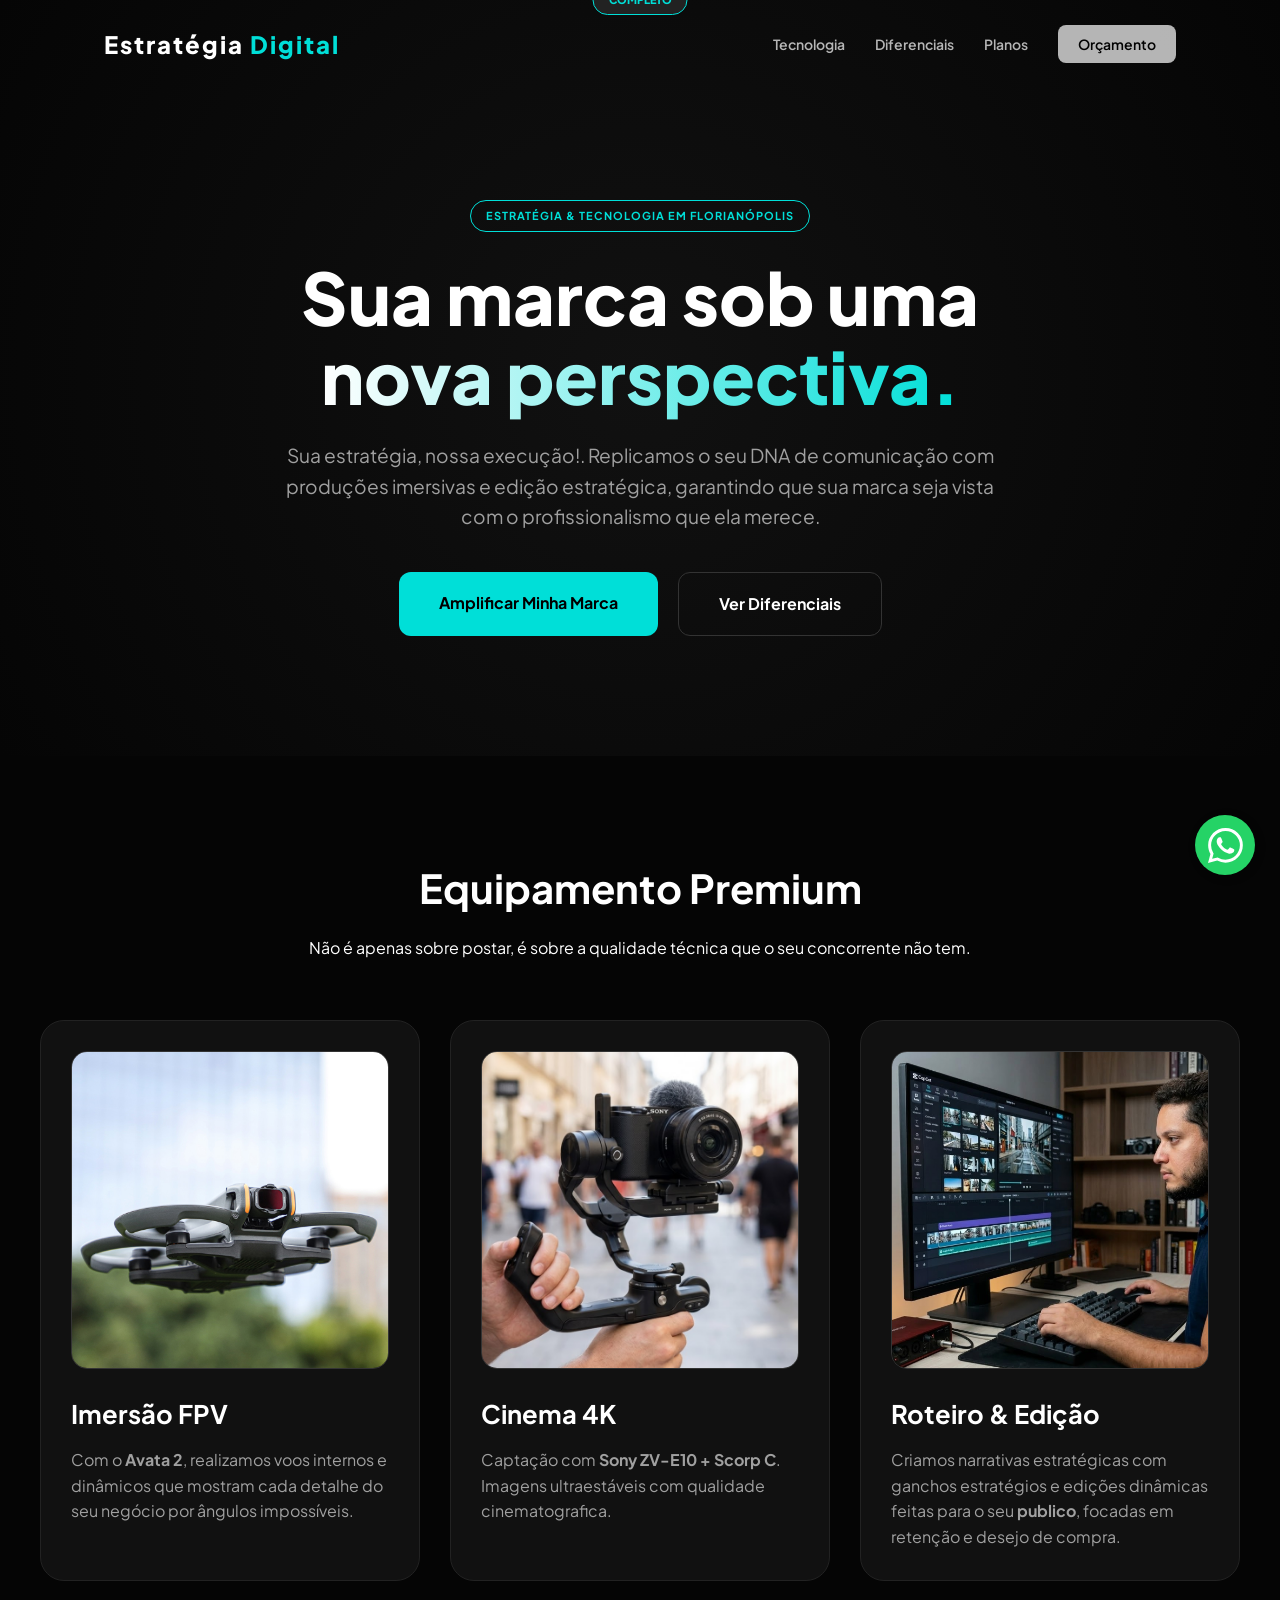
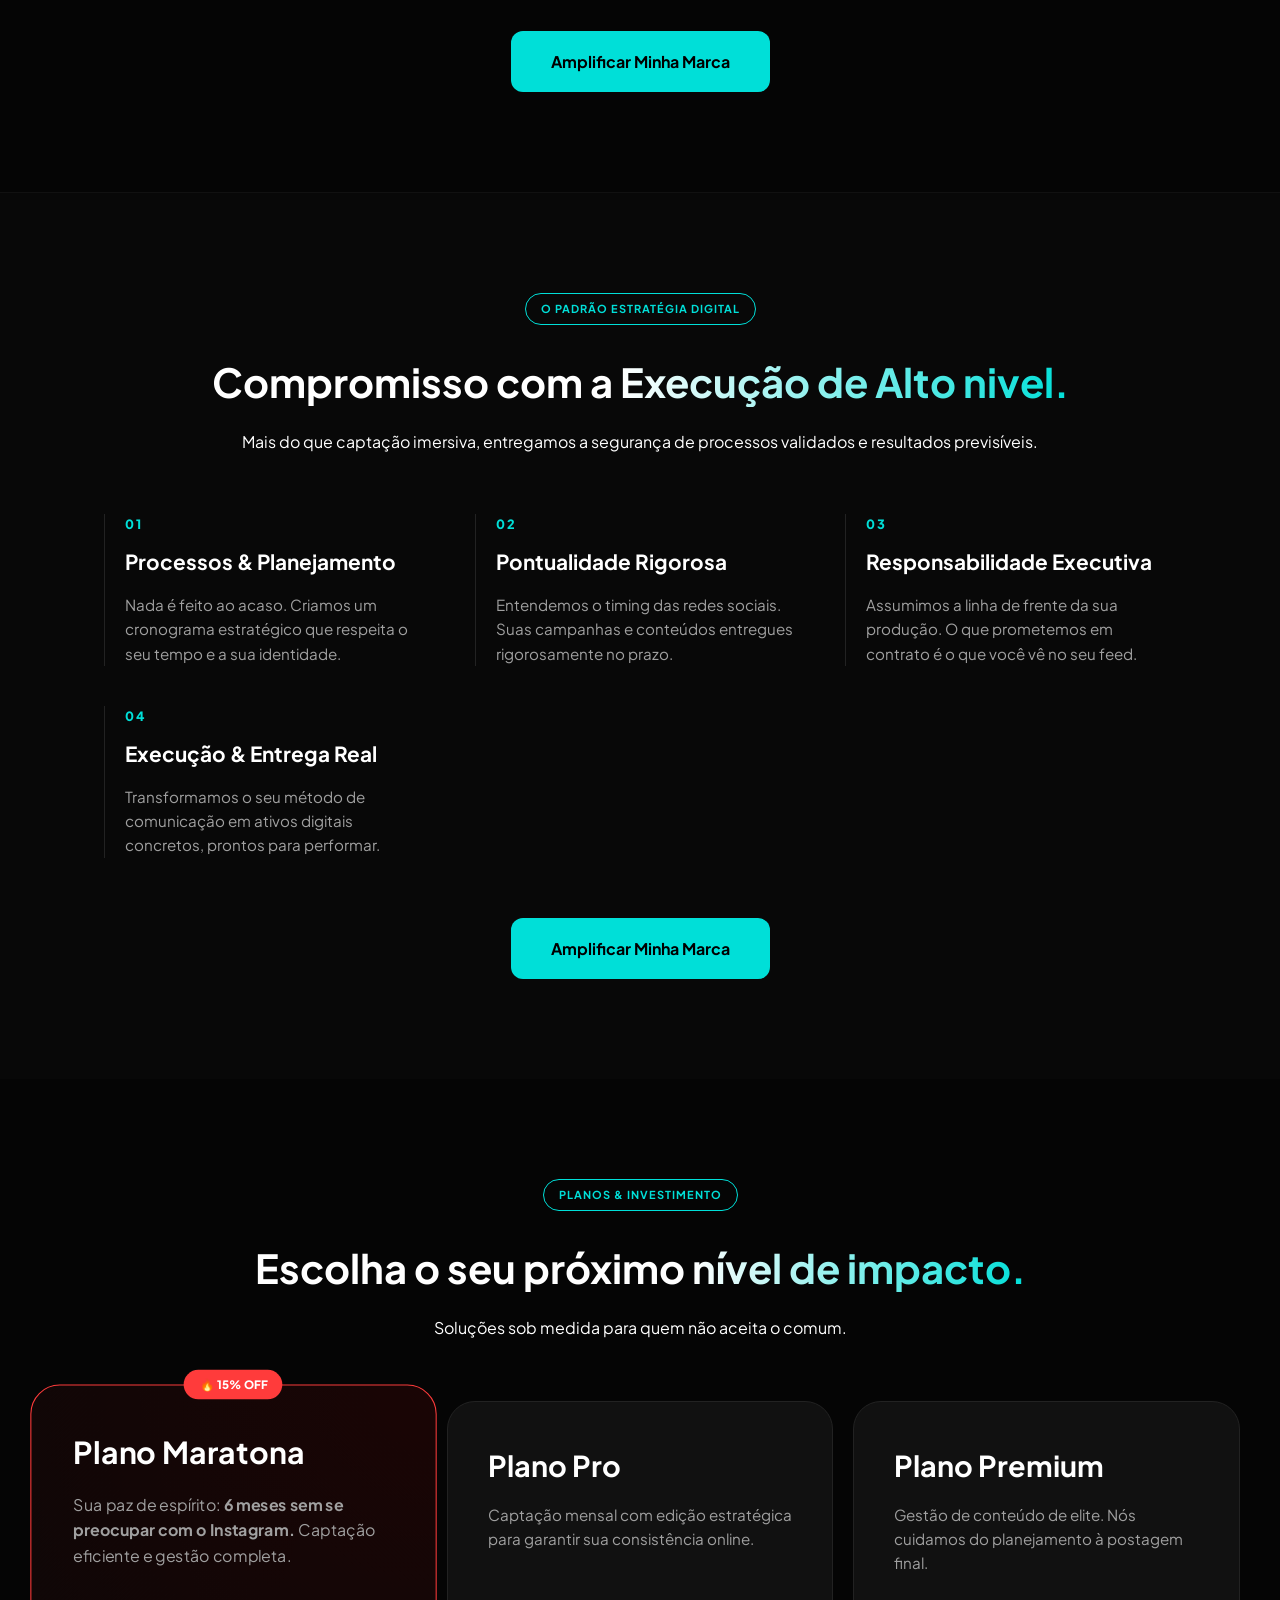
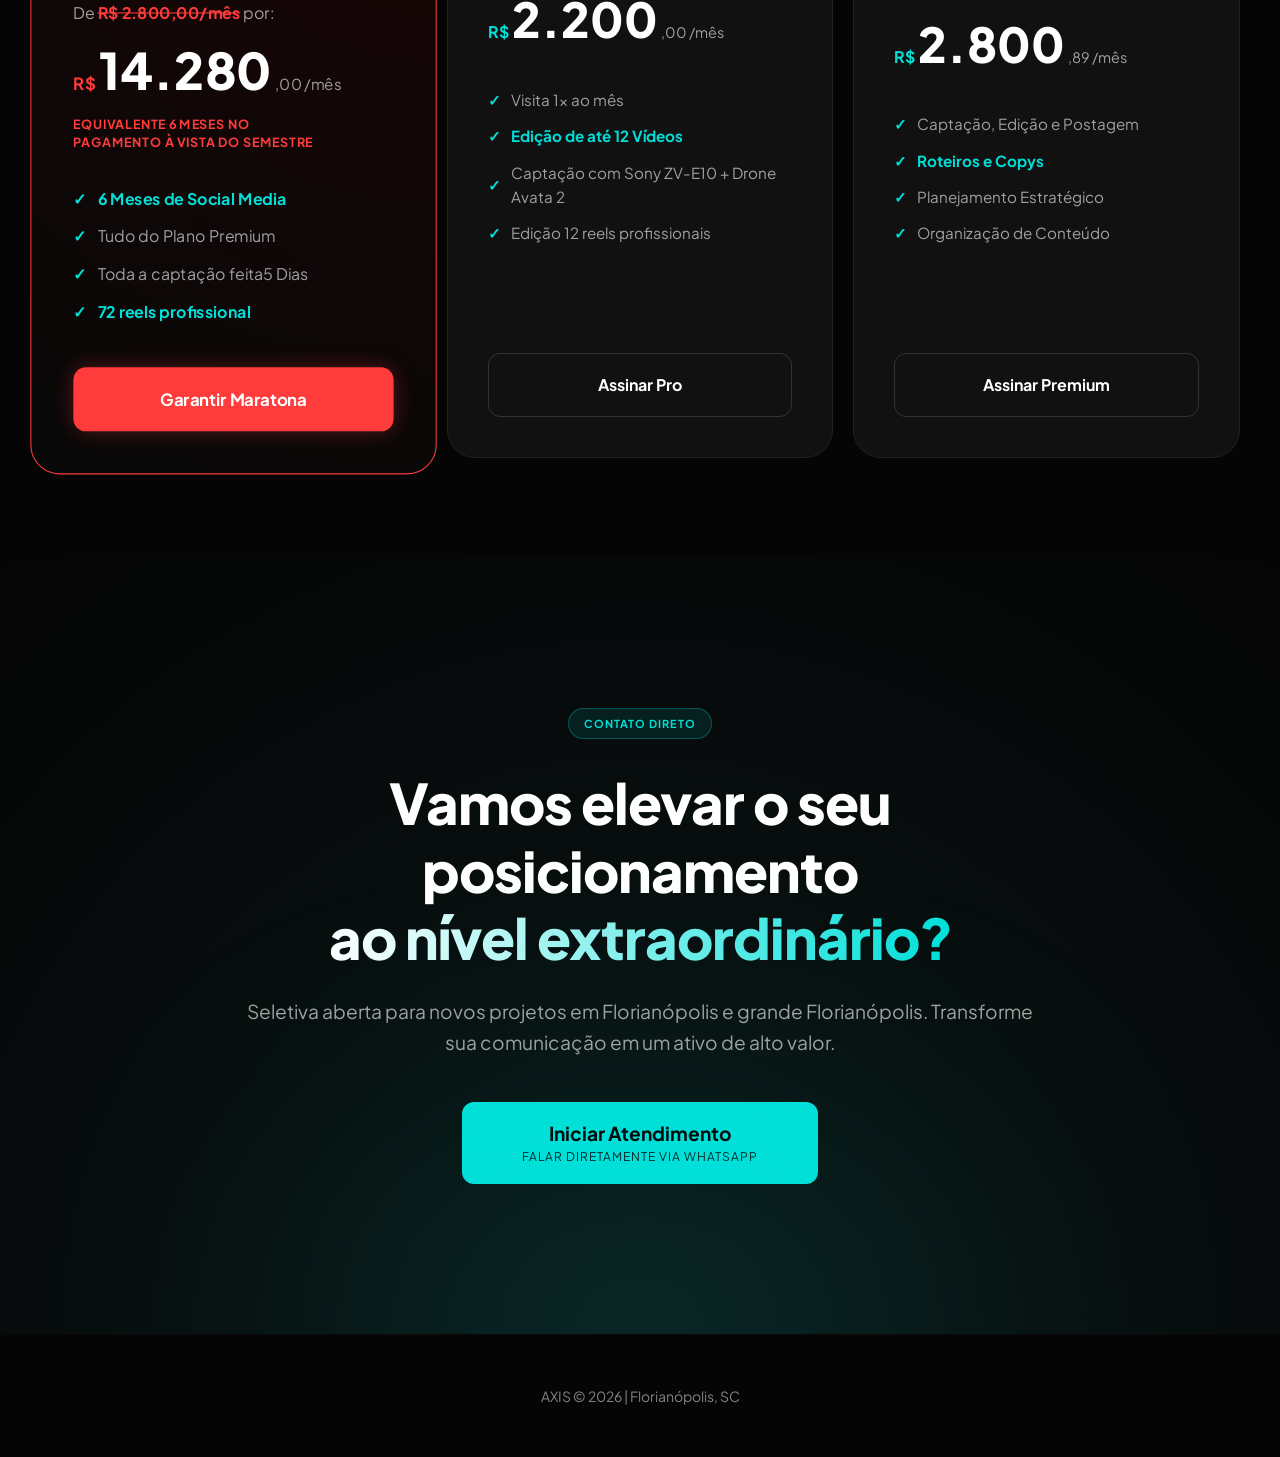
<file: index.html>
<!DOCTYPE html>
<html lang="pt-br">

<head>
    <meta charset="UTF-8">
    <meta name="viewport" content="width=device-width, initial-scale=1.0">
    <link rel="icon" type="image/x-icon" href="imagens/favicoin.PNG">
    <link rel="icon" type="image/png" sizes="32x32" href="favicon-32x32.png">
    <link rel="icon" type="image/png" sizes="16x16" href="favicon-16x16.png">

    <link rel="apple-touch-icon" sizes="180x180" href="apple-touch-icon.png">

    <link rel="manifest" href="site.webmanifest">
    <title>Estratégia Digital | Social Media & Produção Imersiva Floripa</title>
    <link rel="stylesheet" href="style.css">
    <link href="https://fonts.googleapis.com/css2?family=Plus+Jakarta+Sans:wght@400;600;800&display=swap"
        rel="stylesheet">
        <style>
.btn-whatsapp-flutuante {
    position: fixed;
    bottom: 25px; /* Distância da parte de baixo */
    right: 25px; /* Distância da direita */
    width: 60px;
    height: 60px;
    background-color: #25d366; /* Cor verde oficial do WhatsApp */
    color: white;
    border-radius: 50%; /* Deixa o botão redondo */
    display: flex;
    align-items: center;
    justify-content: center;
    box-shadow: 2px 2px 10px rgba(0, 0, 0, 0.2);
    z-index: 1000; /* Garante que fique acima dos outros elementos */
    transition: transform 0.3s ease, background-color 0.3s ease;
    text-decoration: none;
}

.btn-whatsapp-flutuante:hover {
    background-color: #1ebe5d;
    transform: scale(1.1); /* Dá um pequeno zoom ao passar o mouse */
    color: white;
}
</style>
    <script>
        !function (f, b, e, v, n, t, s) {
            if (f.fbq) return; n = f.fbq = function () {
                n.callMethod ?
                    n.callMethod.apply(n, arguments) : n.queue.push(arguments)
            };
            if (!f._fbq) f._fbq = n; n.push = n; n.loaded = !0; n.version = '2.0';
            n.queue = []; t = b.createElement(e); t.async = !0;
            t.src = v; s = b.getElementsByTagName(e)[0];
            s.parentNode.insertBefore(t, s)
        }(window, document, 'script',
            'https://connect.facebook.net/en_US/fbevents.js');
        fbq('init', '882979604609252');
        fbq('track', 'PageView');
    </script>
    <noscript><img height="1" width="1" style="display:none"
            src="https://www.facebook.com/tr?id=882979604609252&ev=PageView&noscript=1" /></noscript>
    </head>

<body>
    <a href="https://wa.me/5548996109220?text=Ol%C3%A1%20vim%20do%20site%20e%20gostaria%20de%20um%20or%C3%A7amento%20personalizado" 
   target="_blank" 
   class="btn-whatsapp-flutuante">
    <svg xmlns="http://www.w3.org/2000/svg" width="35" height="35" fill="currentColor" viewBox="0 0 16 16">
        <path d="M13.601 2.326A7.854 7.854 0 0 0 7.994 0C3.627 0 .068 3.558.064 7.926c0 1.399.366 2.76 1.057 3.965L0 16l4.204-1.102a7.933 7.933 0 0 0 3.79.965h.004c4.368 0 7.926-3.558 7.93-7.93A7.898 7.898 0 0 0 13.6 2.326zM7.994 14.521a6.573 6.573 0 0 1-3.356-.92l-.24-.144-2.494.654.666-2.433-.156-.251a6.56 6.56 0 0 1-1.007-3.505c0-3.626 2.957-6.584 6.591-6.584a6.56 6.56 0 0 1 4.66 1.931 6.557 6.557 0 0 1 1.928 4.66c-.004 3.639-2.961 6.592-6.592 6.592zm3.615-4.934c-.197-.099-1.17-.578-1.353-.646-.182-.065-.315-.099-.445.099-.133.197-.513.646-.627.775-.114.133-.232.148-.43.05-.197-.1-.836-.308-1.592-.985-.59-.525-.985-1.175-1.103-1.372-.114-.198-.011-.304.088-.403.087-.088.197-.232.296-.346.1-.114.133-.198.198-.33.065-.134.034-.248-.015-.347-.05-.099-.445-1.076-.612-1.47-.16-.389-.323-.335-.445-.34-.114-.004-.247-.007-.38-.007a.729.729 0 0 0-.529.247c-.182.198-.691.677-.691 1.654 0 .977.71 1.916.81 2.049.098.133 1.394 2.132 3.383 2.992.47.205.84.326 1.129.418.475.152.904.129 1.246.08.38-.058 1.171-.48 1.338-.943.164-.464.164-.86.114-.943-.049-.084-.182-.133-.38-.232z"/>
    </svg>
</a>

    <header id="header">
        <nav class="container">
            <div class="logo">Estratégia<span> Digital</span></div>
            <ul class="nav-links">
                <li><a href="#tecnologia">Tecnologia</a></li>
                <li><a href="#execucao-elite">Diferenciais</a></li>
                <li><a href="#investimento">Planos</a></li>
                <li><a href="https://wa.me/SEUNUMERO" target="_blank" class="btn-nav">Orçamento</a></li>
            </ul>
        </nav>
    </header>

    <main>
        <section class="hero">
            <div class="container">
                <div class="badge">Estratégia & Tecnologia em Florianópolis</div>
                <h1>Sua marca sob uma <br><span class="gradient-text">nova perspectiva.</span></h1>
                <p>Sua estratégia, nossa execução!. Replicamos o seu DNA de comunicação com produções imersivas
                    e edição estratégica, garantindo que sua marca seja vista com o profissionalismo que ela merece.</p>
                <div class="hero-btns">
                    <a href="https://wa.me/5548996109220?text=Ol%C3%A1%2C%20gostaria%20de%20conhecer%20melhor%20seus%20servi%C3%A7os%20de%20social%20media.%20Poderia%20me%20enviar%20mais%20informa%C3%A7%C3%B5es%3F" target="_blank"
                        class="btn-main">Amplificar Minha Marca</a>
                    <a href="#execucao-elite" class="btn-outline">Ver Diferenciais</a>
                </div>
            </div>
        </section>


        <section id="tecnologia" class="tech-specs container">
            <div class="section-header">
                <h2>Equipamento Premium</h2>
                <p>Não é apenas sobre postar, é sobre a qualidade técnica que o seu concorrente não tem.</p>
            </div>
            <div class="grid-tech">
                <div class="tech-card">
                    <div class="card-image">
                        <img src="imagens/avata.jpg" alt="Drone DJI Avata 2">
                    </div>
                    <h3>Imersão FPV</h3>
                    <p>Com o <strong>Avata 2</strong>, realizamos voos internos e dinâmicos que mostram cada detalhe do
                        seu negócio por ângulos impossíveis.</p>
                </div>

                <div class="tech-card">
                    <div class="card-image">
                        <img src="imagens/kit.PNG" alt="Sony ZV-E10 com Gimbal">
                    </div>
                    <h3>Cinema 4K</h3>
                    <p>Captação com <strong>Sony ZV-E10 + Scorp C</strong>. Imagens ultraestáveis com qualidade cinematografica.</p>
                </div>

                <div class="tech-card">
                    <div class="card-image">
                        <img src="imagens/edicao.PNG" alt="Edição de vídeo profissional">
                    </div>
                    <h3>Roteiro & Edição</h3>
                    <p>Criamos narrativas estratégicas com ganchos estratégios e edições dinâmicas feitas para o seu
                        <strong>publico</strong>, focadas em retenção e desejo de compra.
                    </p>
                </div>
            </div>
            
            <div style="text-align: center; margin-top: 50px;">
                <a href="https://wa.me/5548996109220?text=Ol%C3%A1%2C%20gostaria%20de%20conhecer%20melhor%20seus%20servi%C3%A7os%20de%20social%20media.%20Poderia%20me%20enviar%20mais%20informa%C3%A7%C3%B5es%3F" target="_blank" class="btn-main">Amplificar Minha Marca</a>
            </div>
            
        </section>

        <section id="execucao-elite" class="differentials">
            <div class="container">
                <div class="section-header">
                    <span class="badge">O Padrão Estratégia Digital</span>
                    <h2>Compromisso com a <span class="gradient-text">Execução de Alto nivel.</span></h2>
                    <p>Mais do que captação imersiva, entregamos a segurança de processos validados e resultados
                        previsíveis.</p>
                </div>

                <div class="grid-diff">
                    <div class="diff-item">
                        <span class="number">01</span>
                        <h4>Processos & Planejamento</h4>
                        <p>Nada é feito ao acaso. Criamos um cronograma estratégico que respeita o seu tempo e a sua
                            identidade.</p>
                    </div>
                    <div class="diff-item">
                        <span class="number">02</span>
                        <h4>Pontualidade Rigorosa</h4>
                        <p>Entendemos o timing das redes sociais. Suas campanhas e conteúdos entregues rigorosamente no
                            prazo.</p>
                    </div>
                    <div class="diff-item">
                        <span class="number">03</span>
                        <h4>Responsabilidade Executiva</h4>
                        <p>Assumimos a linha de frente da sua produção. O que prometemos em contrato é o que você vê no
                            seu feed.</p>
                    </div>
                    <div class="diff-item">
                        <span class="number">04</span>
                        <h4>Execução & Entrega Real</h4>
                        <p>Transformamos o seu método de comunicação em ativos digitais concretos, prontos para
                            performar.</p>
                    </div>
                </div>

                <div style="text-align: center; margin-top: 60px;">
                    <a href="https://wa.me/5548996109220?text=Ol%C3%A1%2C%20gostaria%20de%20conhecer%20melhor%20seus%20servi%C3%A7os%20de%20social%20media.%20Poderia%20me%20enviar%20mais%20informa%C3%A7%C3%B5es%3F" target="_blank" class="btn-main">Amplificar Minha Marca</a>
                </div>

            </div>
        </section>

        <section id="investimento" class="pricing container">
            <div class="section-header">
                <span class="badge">Planos & Investimento</span>
                <h2>Escolha o seu próximo <span class="gradient-text">nível de impacto.</span></h2>
                <p>Soluções sob medida para quem não aceita o comum.</p>
            </div>

            <div class="grid-pricing" style="grid-template-columns: repeat(auto-fit, minmax(260px, 1fr)); gap: 20px;">
                
                <div class="price-card featured" style="border-color: #ff3b3b; background: radial-gradient(circle at top right, #1a0505, #080808); transform: scale(1.05); z-index: 20;">
                    <div class="price-content">
                        <span class="pop-tag" style="background: #ff3b3b; color: #fff;">🔥 15% OFF</span>
                        <h3>Plano Maratona</h3>
                        <p>Sua paz de espírito: <strong>6 meses sem se preocupar com o Instagram.</strong> Captação eficiente e gestão completa.</p>
                        <div class="value">
                            <div style="font-size: 0.95rem; color: #a0a0a0; margin-bottom: 5px;">De <del style="color: #ff3b3b; font-weight: bold;">R$ 2.800,00/mês</del> por:</div>
                            <span class="currency" style="color: #ff3b3b;">R$</span>
                            <span class="amount">14.280</span>
                            <span class="period">,00 /mês<br>
                            <span style="color: #ff3b3b; font-weight: 700; text-transform: uppercase; font-size: 0.75rem; letter-spacing: 0.5px; line-height: 1.4; display: inline-block; margin-top: 5px;">Equivalente 6 meses no <br>pagamento à vista do semestre</span></span>
                        </div>
                        <ul class="price-list">
                            <li><strong>6 Meses de Social Media</strong></li>
                            <li>Tudo do Plano Premium</li>
                            <li>Toda a captação feita <em></em> 5 Dias</li>
                            <li><strong>72 reels profissional</strong></li>
                        </ul>
                    </div>
                    <a href="https://wa.me/5548996109220?text=Ol%C3%A1!%20Gostaria%20de%20garantir%20o%20Plano%20Maratona%20com%20desconto%20%C3%A0%20vista."
                        target="_blank" class="btn-main full" style="background: #ff3b3b; color: white; box-shadow: 0 0 20px rgba(255, 59, 59, 0.3);">Garantir Maratona</a>
                </div>

                <div class="price-card">
                    <div class="price-content">
                        <h3>Plano Pro</h3>
                        <p>Captação mensal com edição estratégica para garantir sua consistência online.</p>
                        <div class="value">
                            <span class="currency">R$</span>
                            <span class="amount">2.200</span>
                            <span class="period">,00 /mês</span>
                        </div>
                        <ul class="price-list">
                            <li>Visita 1x ao mês</li>
                            <li><strong>Edição de até 12 Vídeos</strong></li>
                            <li>Captação com Sony ZV-E10 + Drone Avata 2</li>
                            <li>Edição 12 reels profissionais</li>
                        </ul>
                    </div>
                    <a href="https://wa.me/5548996109220?text=Ol%C3%A1!%20Tenho%20interesse%20no%20Plano%20Pro,%20gostaria%20de%20mais%20informa%C3%A7%C3%B5es."
                        target="_blank" class="btn-outline full">Assinar Pro</a>
                </div>

                <div class="price-card">
                    <div class="price-content">
                        <span class="pop-tag" style="background: #222; color: #00dfd8; border: 1px solid #00dfd8;">Completo</span>
                        <h3>Plano Premium</h3>
                        <p>Gestão de conteúdo de elite. Nós cuidamos do planejamento à postagem final.</p>
                        <div class="value">
                            <span class="currency">R$</span>
                            <span class="amount">2.800</span>
                            <span class="period">,89 /mês</span>
                        </div>
                        <ul class="price-list">
                            <li>Captação, Edição e Postagem</li>
                            <li><strong>Roteiros e Copys</strong></li>
                            <li>Planejamento Estratégico</li>
                            <li>Organização de Conteúdo</li>
                        </ul>
                    </div>
                    <a href="https://wa.me/5548996109220?text=Ol%C3%A1!%20Gostaria%20de%20adquirir%20o%20Plano%20Premium,%20pode%20me%20passar%20os%20detalhes?"
                        target="_blank" class="btn-outline full">Assinar Premium</a>
                </div>

            </div>
        </section>

        <section class="cta-final">
            <div class="container">
                <div class="cta-content">
                    <span class="badge">Contato Direto</span>
                    <h2>Vamos elevar o seu posicionamento <br><span class="gradient-text">ao nível
                            extraordinário?</span></h2>
                    <p>Seletiva aberta para novos projetos em Florianópolis e grande Florianópolis. Transforme sua
                        comunicação em um ativo de alto valor.</p>

                    <div class="cta-actions">
                        <a href="https://wa.me/5548996109220?text=Ol%C3%A1!%20Gostaria%20de%20iniciar%20um%20plano%20personalizado%20e%20saber%20como%20funciona."
                            target="_blank" class="btn-main large">
                            <span class="btn-text">Iniciar Atendimento</span>
                            <span class="btn-subtext">Falar diretamente via WhatsApp</span>
                        </a>
                    </div>
                </div>
            </div>
        </section>
    </main>

    <footer>
        <div class="container">
            <p>AXIS &copy; 2026 | Florianópolis, SC</p>
        </div>
    </footer>

    <script src="script.js"></script>
</body>

</html>
</file>
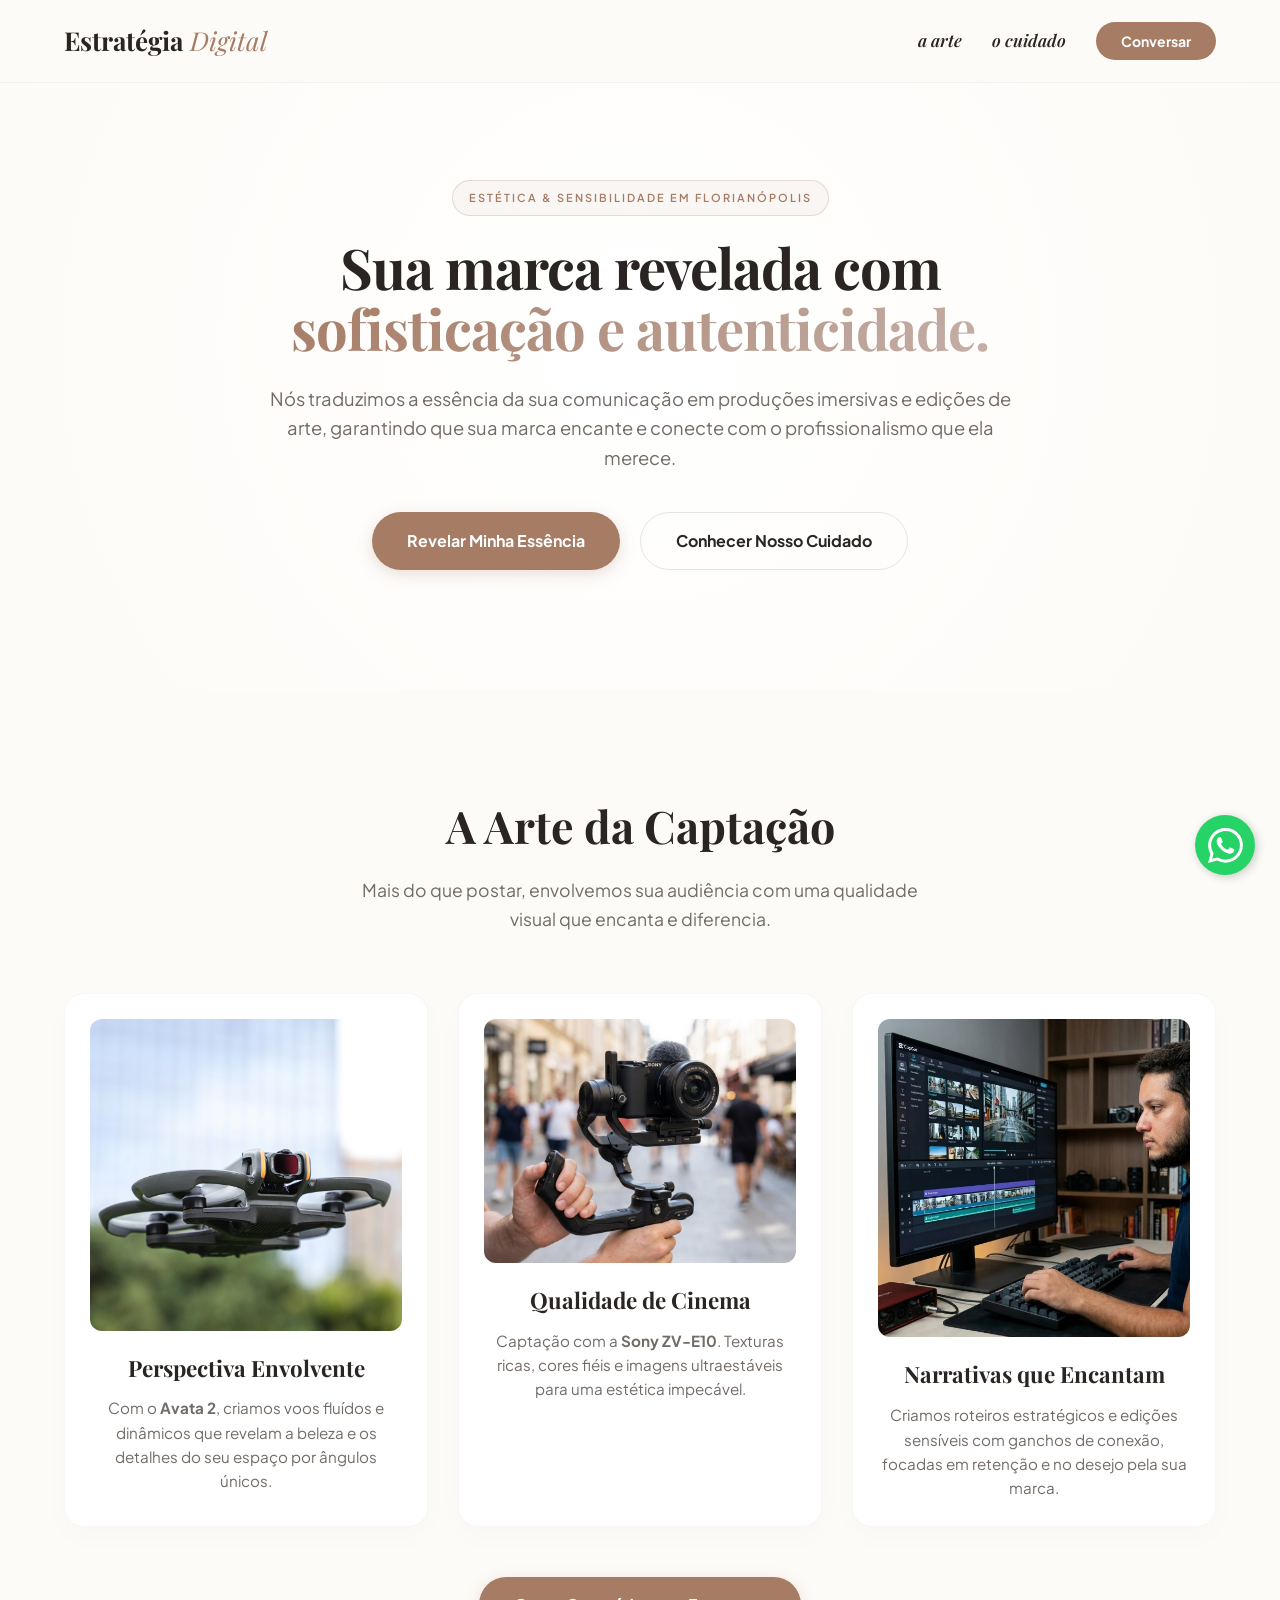
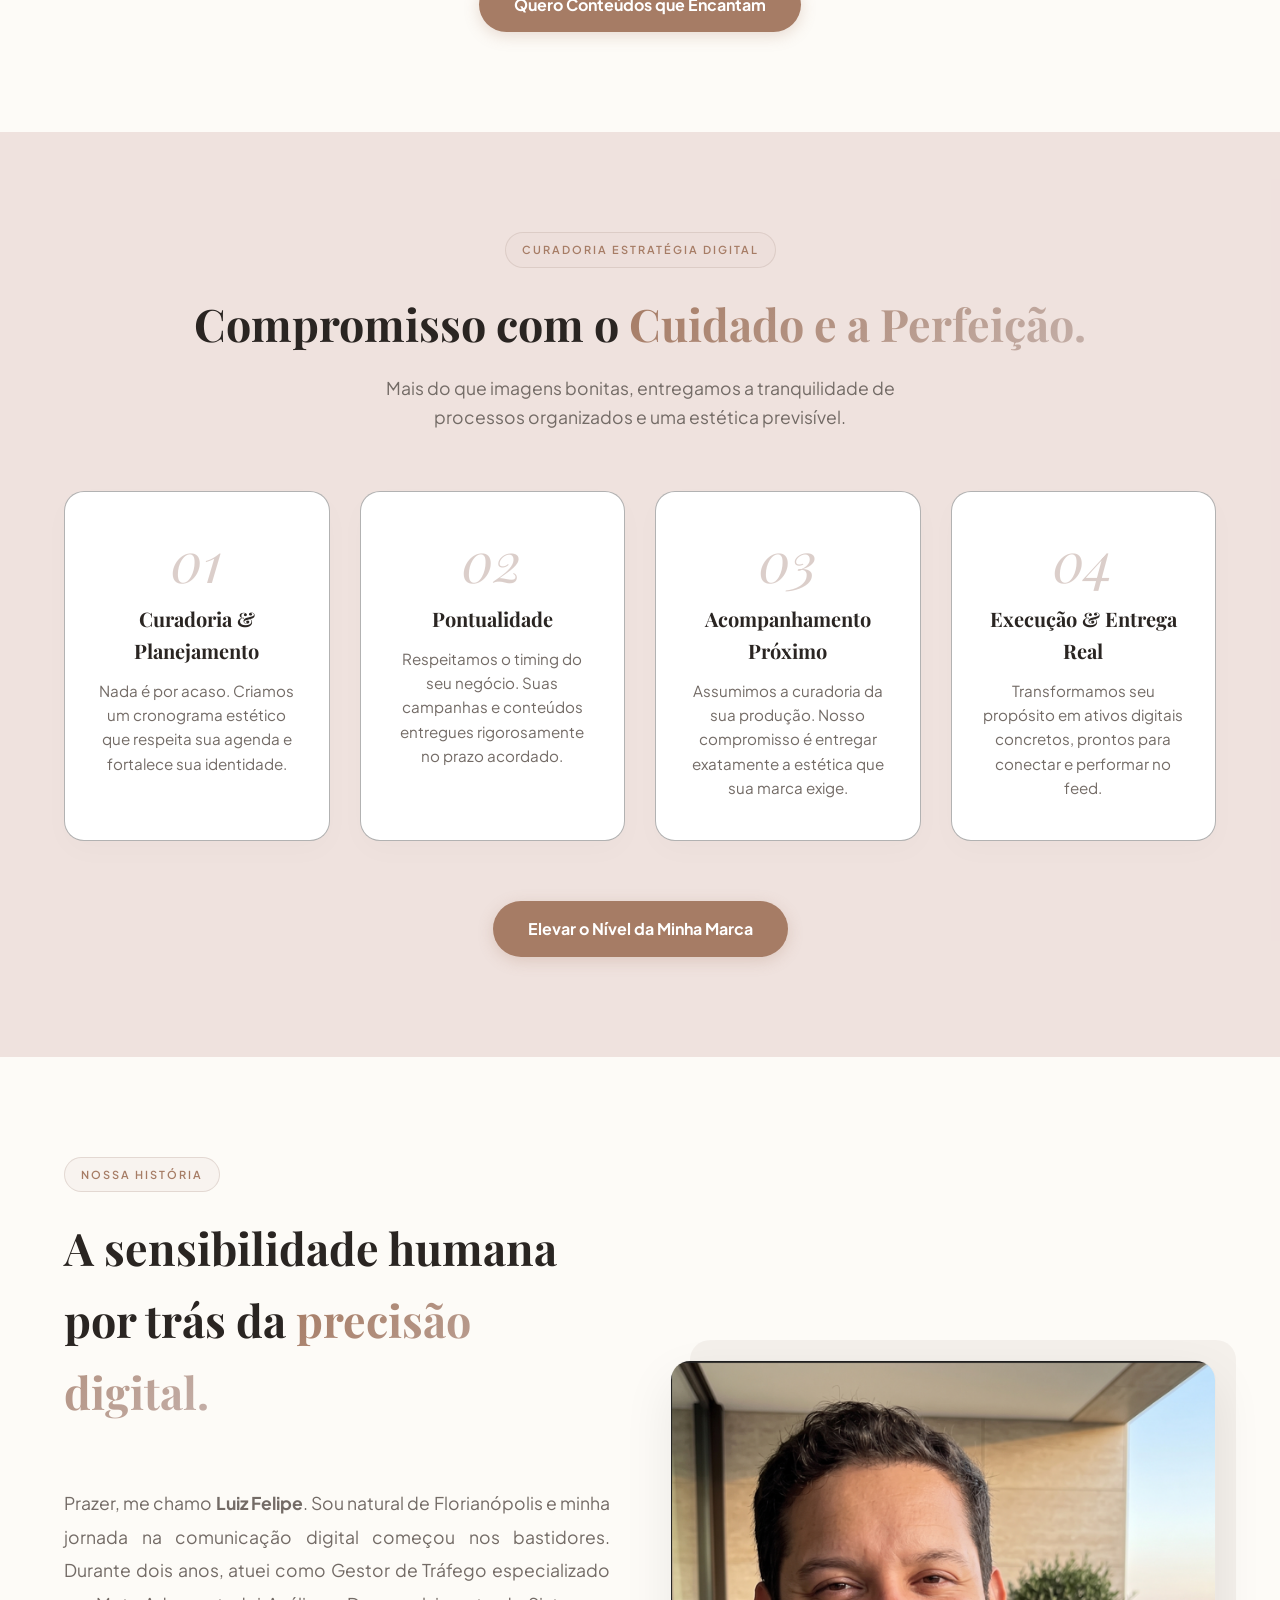
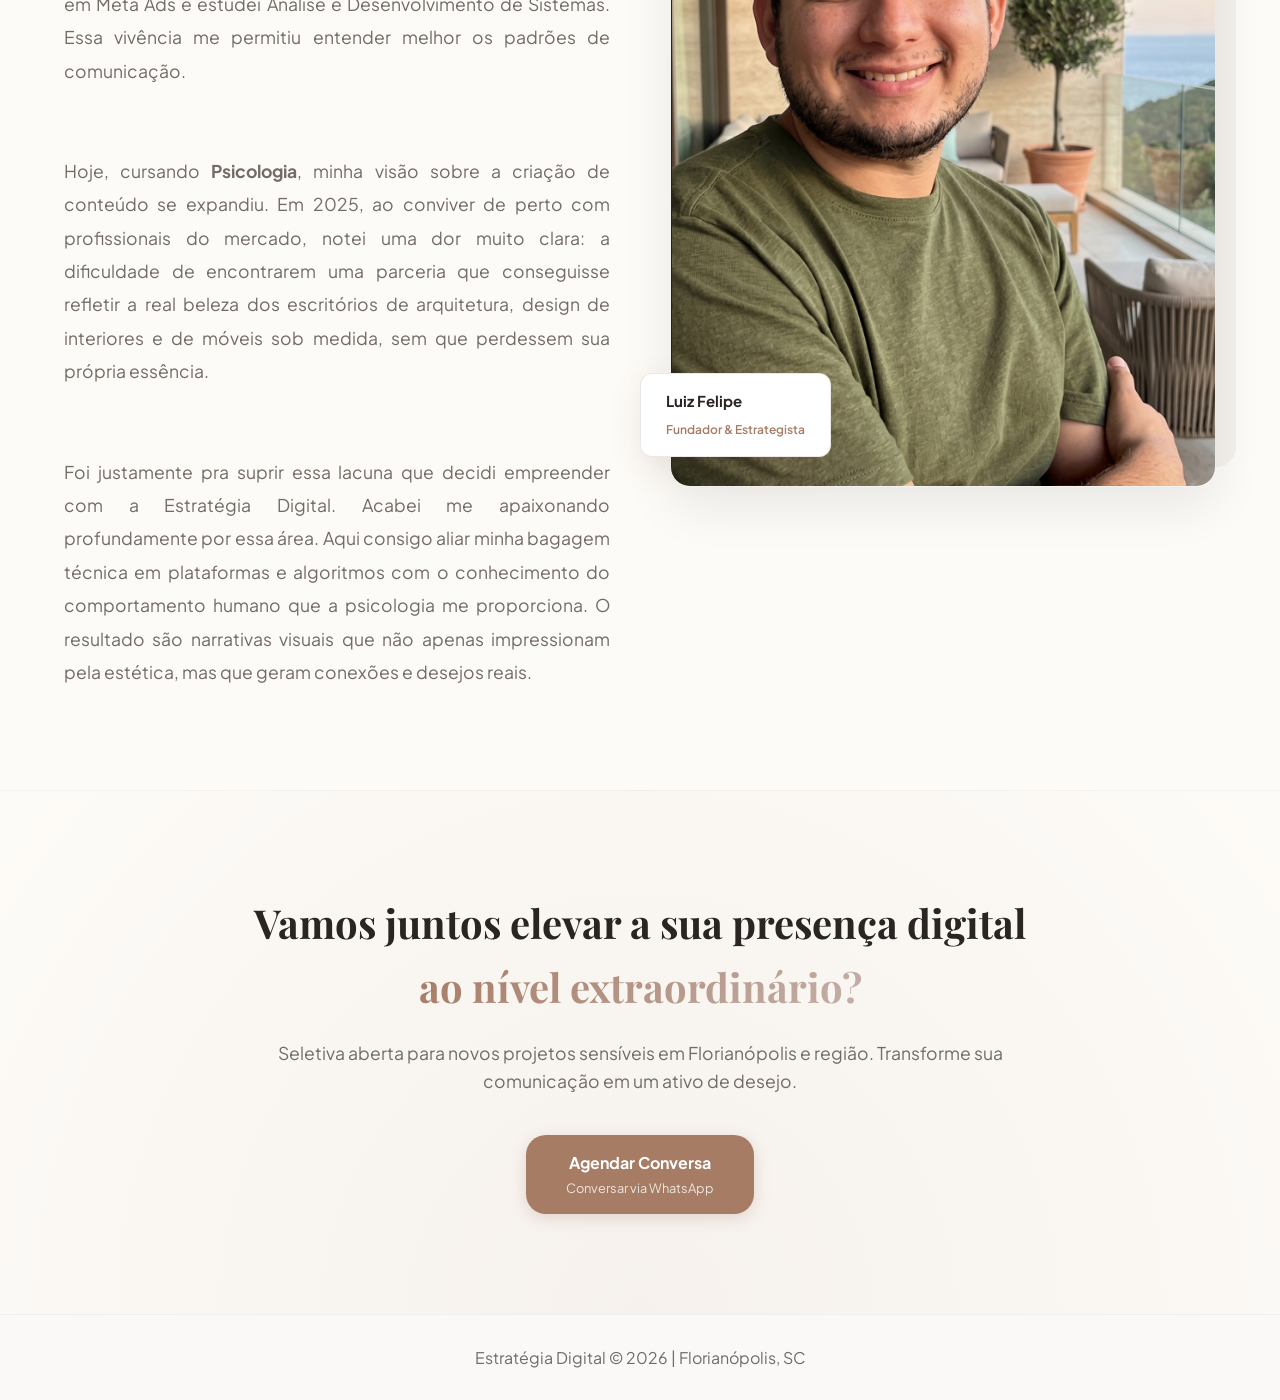
<file: famele.html>
<!DOCTYPE html>
<html lang="pt-br">

<head>
    <meta charset="UTF-8">
    <meta name="viewport" content="width=device-width, initial-scale=1.0">
    <link rel="icon" type="image/x-icon" href="imagens/favicoin.PNG">
    <link rel="icon" type="image/png" sizes="32x32" href="favicon-32x32.png">
    <link rel="icon" type="image/png" sizes="16x16" href="favicon-16x16.png">
    <link rel="apple-touch-icon" sizes="180x180" href="apple-touch-icon.png">
    <link rel="manifest" href="site.webmanifest">
    
    <title>Estratégia Digital | Conteúdo Imersivo & Estética Digital</title>
    
    <link href="https://fonts.googleapis.com/css2?family=Playfair+Display:ital,wght@0,400;0,600;0,700;1,400&family=Plus+Jakarta+Sans:wght@400;600;700&display=swap" rel="stylesheet">
    
    <style>
        /* ========================================= */
        /* RESET E ESTRUTURA GLOBAL */
        /* ========================================= */
        * {
            margin: 0;
            padding: 0;
            box-sizing: border-box;
        }

        :root {
            --accent: #A67C65;     
            --bg: #FDFBF7;         
            --card-bg: #FFFFFF;    
            --text-main: #2A2522;  
            --text-dim: #736B66;   
            --complement: #E6D7D2; 
            --complement-dark: #C4AFA8; 
        }

        /* TRAVA CONTRA ROLAGEM HORIZONTAL (O SEGREDO PARA O MOBILE) */
        html, body { 
            scroll-behavior: smooth; 
            overflow-x: hidden; 
            width: 100%;
        }

        body { 
            background-color: var(--bg); 
            color: var(--text-main); 
            font-family: 'Plus Jakarta Sans', sans-serif;
            line-height: 1.6;
        }

        .container {
            width: 90%;
            max-width: 1200px;
            margin: 0 auto;
        }

        section { padding: 100px 0; }

        a { text-decoration: none; }
        ul { list-style: none; }
        img { max-width: 100%; display: block; }

        /* Tipografia Base */
        h1, h2, h3, h4, .logo { font-family: 'Playfair Display', serif; }
        h1 { font-weight: 700; letter-spacing: -1px; }

        /* ========================================= */
        /* COMPONENTES */
        /* ========================================= */
        
        .gradient-text {
            background: linear-gradient(135deg, var(--accent) 0%, var(--complement-dark) 100%);
            -webkit-background-clip: text;
            -webkit-text-fill-color: transparent;
        }

        .badge {
            display: inline-block;
            padding: 8px 16px;
            border-radius: 50px;
            border: 1px solid rgba(196, 175, 168, 0.4);
            color: var(--accent);
            background: rgba(230, 215, 210, 0.2);
            font-weight: 600;
            letter-spacing: 2px;
            font-size: 11px;
            text-transform: uppercase;
            margin-bottom: 20px;
        }

        .btn-main, .btn-outline {
            display: inline-flex;
            align-items: center;
            justify-content: center;
            padding: 15px 35px;
            border-radius: 50px;
            font-weight: 700;
            transition: all 0.3s ease;
            font-family: 'Plus Jakarta Sans', sans-serif;
        }

        .btn-main {
            background: var(--accent);
            color: #FFFFFF;
            box-shadow: 0 4px 15px rgba(166, 124, 101, 0.25);
            border: none;
        }

        .btn-main:hover {
            box-shadow: 0 6px 20px rgba(166, 124, 101, 0.35);
            transform: translateY(-2px);
        }

        .btn-outline {
            border: 1px solid rgba(0, 0, 0, 0.1);
            color: var(--text-main);
            background: transparent;
        }

        .btn-outline:hover { 
            background: var(--complement); 
            border-color: var(--complement); 
            color: var(--text-main); 
        }

        .section-header { text-align: center; margin-bottom: 60px; }
        .section-header h2 { font-size: 2.8rem; margin-bottom: 15px; color: var(--text-main); }
        .section-header p { font-size: 1.1rem; color: var(--text-dim); max-width: 600px; margin: 0 auto; }

        /* ========================================= */
        /* CABEÇALHO (HEADER) */
        /* ========================================= */
        header { 
            padding: 20px 0; 
            position: fixed; 
            width: 100%; 
            top: 0; 
            z-index: 100; 
            background: rgba(253, 251, 247, 0.96); 
            border-bottom: 1px solid rgba(0, 0, 0, 0.04);
            backdrop-filter: blur(10px);
        }
        
        nav.container { display: flex; justify-content: space-between; align-items: center; }
        .logo { font-weight: 700; font-size: 26px; color: var(--text-main); }
        .logo span { color: var(--accent); font-weight: 400; font-style: italic; }
        .nav-links { display: flex; gap: 30px; align-items: center; }
        .nav-links a { color: var(--text-main); font-weight: 600; text-transform: lowercase; font-style: italic; font-family: 'Playfair Display', serif; font-size: 17px; transition: color 0.3s ease;}
        .nav-links a:hover { color: var(--accent); }
        .btn-nav { background: var(--accent) !important; color: #FFF !important; font-family: 'Plus Jakarta Sans', sans-serif !important; text-transform: none !important; font-style: normal !important; font-weight: 700 !important; font-size: 14px !important; border: none !important; padding: 10px 25px !important; border-radius: 50px;}

        /* ========================================= */
        /* HERO SECTION */
        /* ========================================= */
        .hero { 
            background: radial-gradient(circle at center, #FFFFFF 0%, var(--bg) 100%); 
            padding-top: 180px;
            padding-bottom: 120px;
            text-align: center;
        }
        .hero h1 { font-size: 3.5rem; line-height: 1.1; margin-bottom: 25px; color: var(--text-main); }
        .hero p { font-size: 1.15rem; color: var(--text-dim); max-width: 750px; margin: 0 auto 40px; }
        .hero-btns { display: flex; gap: 20px; justify-content: center; flex-wrap: wrap;}

        /* ========================================= */
        /* A ARTE DA CAPTAÇÃO (TECNOLOGIA) */
        /* ========================================= */
        .grid-tech {
            display: grid;
            grid-template-columns: repeat(auto-fit, minmax(280px, 1fr));
            gap: 30px;
        }
        .tech-card {
            background: var(--card-bg);
            border: 1px solid rgba(0, 0, 0, 0.03);
            border-radius: 20px;
            box-shadow: 0 10px 30px rgba(0, 0, 0, 0.02);
            transition: all 0.4s ease;
            padding: 25px;
            text-align: center;
        }
        .tech-card:hover {
            border-color: rgba(230, 215, 210, 0.5);
            box-shadow: 0 15px 40px rgba(196, 175, 168, 0.1);
            transform: translateY(-5px);
        }
        .card-image img { border-radius: 12px; width: 100%; margin-bottom: 20px; }
        .tech-card h3 { color: var(--text-main); font-size: 1.4rem; margin-bottom: 10px;}
        .tech-card p { color: var(--text-dim); font-size: 0.95rem;}

        /* ========================================= */
        /* DIFERENCIAIS (CUIDADO) */
        /* ========================================= */
        .differentials { background-color: #7500001a; }
        .grid-diff {
            display: grid;
            grid-template-columns: repeat(auto-fit, minmax(240px, 1fr));
            gap: 30px;
        }
        .diff-item {
            background: var(--card-bg);
            padding: 40px 30px;
            border-radius: 20px;
            border: 1px solid rgba(0, 0, 1, 0.30);
            box-shadow: 0 10px 30px rgba(0, 0, 0, 0.02);
            transition: all 0.4s ease;
            text-align: center;
        }
        .diff-item:hover {
            border-color: rgba(230, 215, 210, 0.5);
            box-shadow: 0 15px 40px rgba(196, 175, 168, 0.1);
            transform: translateY(-5px);
        }
        .number {
            font-family: 'Playfair Display', serif;
            font-size: 3.5rem;
            color: var(--complement-dark);
            display: block;
            margin-bottom: 15px;
            line-height: 1;
            opacity: 0.6;
            font-style: italic;
            font-weight: 400;
        }
        .diff-item h4 { color: var(--text-main); font-size: 1.25rem; margin-bottom: 12px; }
        .diff-item p { color: var(--text-dim); font-size: 0.95rem; }

        /* ========================================= */
        /* SOBRE NÓS - SOLUÇÃO FORÇA BRUTA */
        /* ========================================= */
        .grid-about {
            display: grid;
            grid-template-columns: 1fr 1fr;
            gap: 60px;
            align-items: center;
        }
        
        .texto-blindado {
            font-size: 1.1rem;
            line-height: 1.9;
            color: var(--text-dim);
            text-align: justify;
        }

        .about-image { position: relative; }
        .about-image-bg {
            background: var(--complement-dark);
            opacity: 0.15;
            border-radius: 20px;
            position: absolute;
            inset: -20px -20px 20px 20px;
            z-index: 0;
        }
        .about-img-element {
            width: 100%;
            border-radius: 20px;
            object-fit: cover;
            position: relative;
            z-index: 1;
            border: 1px solid rgba(0,0,0,0.03);
            box-shadow: 0 20px 50px rgba(0,0,0,0.08);
        }
        .about-tag {
            position: absolute;
            bottom: 30px;
            left: -30px;
            background: var(--card-bg);
            padding: 15px 25px;
            border-radius: 12px;
            box-shadow: 0 10px 30px rgba(166, 124, 101, 0.15);
            z-index: 2;
            border: 1px solid rgba(196, 175, 168, 0.3);
        }
        .about-tag h4 { font-family: 'Plus Jakarta Sans', sans-serif; font-size: 15px; font-weight: 700; color: var(--text-main); margin-bottom: 2px; }
        .about-tag span { font-size: 12px; color: var(--accent); font-weight: 600; }

        /* ========================================= */
        /* CTA FINAL E FOOTER */
        /* ========================================= */
        .cta-final {
            background: radial-gradient(circle at bottom center, #F6F1ED 0%, var(--bg) 100%);
            border-top: 1px solid rgba(0,0,0,0.02);
            text-align: center;
        }
        .cta-content { max-width: 800px; margin: 0 auto; }
        .cta-final h2 { color: var(--text-main); font-size: 2.5rem; margin-bottom: 20px; }
        .cta-final p { font-size: 1.1rem; color: var(--text-dim); margin-bottom: 40px;}
        .btn-main.large { padding: 15px 40px; flex-direction: column; border-radius: 20px !important;}
        .btn-subtext { font-size: 0.8rem; font-weight: 400; opacity: 0.8; margin-top: 3px; font-family: 'Plus Jakarta Sans', sans-serif;}
        
        footer { border-top: 1px solid rgba(0,0,0,0.04); color: var(--text-dim); background: #FAF9F7; text-align: center; padding: 30px 0;}

        /* BOTÃO WHATSAPP FLUTUANTE */
        .btn-whatsapp-flutuante {
            position: fixed; bottom: 25px; right: 25px; width: 60px; height: 60px;
            background-color: #25d366; color: white; border-radius: 50%; 
            display: flex; align-items: center; justify-content: center;
            box-shadow: 2px 2px 10px rgba(0, 0, 0, 0.2); z-index: 1000; 
            transition: transform 0.3s ease, background-color 0.3s ease;
        }
        .btn-whatsapp-flutuante:hover { background-color: #1ebe5d; transform: scale(1.1); color: white; }

        /* ========================================= */
        /* RESPONSIVIDADE TOTAL (CORREÇÃO DO MOBILE) */
        /* ========================================= */
        @media (max-width: 992px) {
            section { padding: 70px 0; } /* Menos espaço sobrando no topo/base no celular */
            
            .grid-about { grid-template-columns: 1fr; gap: 40px; }
            .about-text .section-header { text-align: center; }
            
            /* Ajuste crucial para a tag não vazar da tela */
            .about-tag { 
                left: 15px; 
                bottom: 15px; 
                padding: 10px 20px;
            }
            
            .texto-blindado { text-align: left; font-size: 1.05rem; }
            
            .hero h1 { font-size: 2.4rem; }
            .hero { padding-top: 140px; padding-bottom: 80px; }
            
            .section-header h2 { font-size: 2.2rem; }
            .cta-final h2 { font-size: 2rem; }
            
            .nav-links { display: none; /* Esconde menu no celular para não bugar o cabeçalho */ }
        }
        
        @media (max-width: 480px) {
            .hero h1 { font-size: 2rem; }
            .section-header h2 { font-size: 1.8rem; }
            .btn-main, .btn-outline { width: 100%; } /* Botões ocupam a tela toda no celular para ficar mais fácil de clicar */
        }
    </style>
    
    <script>
        !function (f, b, e, v, n, t, s) {
            if (f.fbq) return; n = f.fbq = function () {
                n.callMethod ? n.callMethod.apply(n, arguments) : n.queue.push(arguments)
            };
            if (!f._fbq) f._fbq = n; n.push = n; n.loaded = !0; n.version = '2.0';
            n.queue = []; t = b.createElement(e); t.async = !0;
            t.src = v; s = b.getElementsByTagName(e)[0];
            s.parentNode.insertBefore(t, s)
        }(window, document, 'script', 'https://connect.facebook.net/en_US/fbevents.js');
        fbq('init', '882979604609252');
        fbq('track', 'PageView');
    </script>
    <noscript><img height="1" width="1" style="display:none" src="https://www.facebook.com/tr?id=882979604609252&ev=PageView&noscript=1" /></noscript>
</head>

<body>
    <a href="https://wa.me/5548996109220?text=Ol%C3%A1%20vim%20do%20site%20e%20gostaria%20de%20um%20or%C3%A7amento%20personalizado" 
   target="_blank" class="btn-whatsapp-flutuante">
        <svg xmlns="http://www.w3.org/2000/svg" width="35" height="35" fill="currentColor" viewBox="0 0 16 16">
            <path d="M13.601 2.326A7.854 7.854 0 0 0 7.994 0C3.627 0 .068 3.558.064 7.926c0 1.399.366 2.76 1.057 3.965L0 16l4.204-1.102a7.933 7.933 0 0 0 3.79.965h.004c4.368 0 7.926-3.558 7.93-7.93A7.898 7.898 0 0 0 13.6 2.326zM7.994 14.521a6.573 6.573 0 0 1-3.356-.92l-.24-.144-2.494.654.666-2.433-.156-.251a6.56 6.56 0 0 1-1.007-3.505c0-3.626 2.957-6.584 6.591-6.584a6.56 6.56 0 0 1 4.66 1.931 6.557 6.557 0 0 1 1.928 4.66c-.004 3.639-2.961 6.592-6.592 6.592zm3.615-4.934c-.197-.099-1.17-.578-1.353-.646-.182-.065-.315-.099-.445.099-.133.197-.513.646-.627.775-.114.133-.232.148-.43.05-.197-.1-.836-.308-1.592-.985-.59-.525-.985-1.175-1.103-1.372-.114-.198-.011-.304.088-.403.087-.088.197-.232.296-.346.1-.114.133-.198.198-.33.065-.134.034-.248-.015-.347-.05-.099-.445-1.076-.612-1.47-.16-.389-.323-.335-.445-.34-.114-.004-.247-.007-.38-.007a.729.729 0 0 0-.529.247c-.182.198-.691.677-.691 1.654 0 .977.71 1.916.81 2.049.098.133 1.394 2.132 3.383 2.992.47.205.84.326 1.129.418.475.152.904.129 1.246.08.38-.058 1.171-.48 1.338-.943.164-.464.164-.86.114-.943-.049-.084-.182-.133-.38-.232z"/>
        </svg>
    </a>

    <header id="header">
        <nav class="container">
            <div class="logo">Estratégia<span> Digital</span></div>
            <ul class="nav-links">
                <li><a href="#tecnologia">A Arte</a></li>
                <li><a href="#execucao-elite">O Cuidado</a></li>
                <li><a href="https://wa.me/SEUNUMERO" target="_blank" class="btn-nav">Conversar</a></li>
            </ul>
        </nav>
    </header>

    <main>
        <section class="hero">
            <div class="container">
                <div class="badge">Estética & Sensibilidade em Florianópolis</div>
                <h1>Sua marca revelada com <br><span class="gradient-text">sofisticação e autenticidade.</span></h1>
                <p>Nós traduzimos a essência da sua comunicação em produções imersivas e edições de arte, garantindo que sua marca encante e conecte com o profissionalismo que ela merece.</p>
                <div class="hero-btns">
                    <a href="https://wa.me/5548996109220?text=Olá, gostaria de conhecer melhor os serviços de estética visual da Estratégia Digital." target="_blank" class="btn-main">Revelar Minha Essência</a>
                    <a href="#execucao-elite" class="btn-outline">Conhecer Nosso Cuidado</a>
                </div>
            </div>
        </section>

        <section id="tecnologia" class="tech-specs container">
            <div class="section-header">
                <h2>A Arte da Captação</h2>
                <p>Mais do que postar, envolvemos sua audiência com uma qualidade visual que encanta e diferencia.</p>
            </div>
            <div class="grid-tech">
                <div class="tech-card">
                    <div class="card-image"><img src="imagens/avata.jpg" alt="Drone DJI Avata 2"></div>
                    <h3>Perspectiva Envolvente</h3>
                    <p>Com o <strong>Avata 2</strong>, criamos voos fluídos e dinâmicos que revelam a beleza e os detalhes do seu espaço por ângulos únicos.</p>
                </div>
                <div class="tech-card">
                    <div class="card-image"><img src="imagens/kit.PNG" alt="Sony ZV-E10 com Gimbal"></div>
                    <h3>Qualidade de Cinema</h3>
                    <p>Captação com a <strong>Sony ZV-E10</strong>. Texturas ricas, cores fiéis e imagens ultraestáveis para uma estética impecável.</p>
                </div>
                <div class="tech-card">
                    <div class="card-image"><img src="imagens/edicao.PNG" alt="Edição de vídeo profissional"></div>
                    <h3>Narrativas que Encantam</h3>
                    <p>Criamos roteiros estratégicos e edições sensíveis com ganchos de conexão, focadas em retenção e no desejo pela sua marca.</p>
                </div>
            </div>
            <div style="text-align: center; margin-top: 50px;">
                <a href="https://wa.me/5548996109220?text=Olá, gostaria de conversar sobre a estética visual da minha marca." target="_blank" class="btn-main">Quero Conteúdos que Encantam</a>
            </div>
        </section>

        <section id="execucao-elite" class="differentials">
            <div class="container">
                <div class="section-header">
                    <span class="badge">Curadoria Estratégia Digital</span>
                    <h2>Compromisso com o <span class="gradient-text">Cuidado e a Perfeição.</span></h2>
                    <p>Mais do que imagens bonitas, entregamos a tranquilidade de processos organizados e uma estética previsível.</p>
                </div>
                <div class="grid-diff">
                    <div class="diff-item">
                        <span class="number">01</span>
                        <h4>Curadoria & Planejamento</h4>
                        <p>Nada é por acaso. Criamos um cronograma estético que respeita sua agenda e fortalece sua identidade.</p>
                    </div>
                    <div class="diff-item">
                        <span class="number">02</span>
                        <h4>Pontualidade</h4>
                        <p>Respeitamos o timing do seu negócio. Suas campanhas e conteúdos entregues rigorosamente no prazo acordado.</p>
                    </div>
                    <div class="diff-item">
                        <span class="number">03</span>
                        <h4>Acompanhamento Próximo</h4>
                        <p>Assumimos a curadoria da sua produção. Nosso compromisso é entregar exatamente a estética que sua marca exige.</p>
                    </div>
                    <div class="diff-item">
                        <span class="number">04</span>
                        <h4>Execução & Entrega Real</h4>
                        <p>Transformamos seu propósito em ativos digitais concretos, prontos para conectar e performar no feed.</p>
                    </div>
                </div>
                <div style="text-align: center; margin-top: 60px;">
                    <a href="https://wa.me/5548996109220?text=Olá, gostaria de saber mais sobre o método de trabalho da Estratégia Digital." target="_blank" class="btn-main">Elevar o Nível da Minha Marca</a>
                </div>
            </div>
        </section>

        <section id="sobre" class="about container">
            <div class="grid-about">
                <div class="about-text">
                    <div class="section-header" style="text-align: left;">
                        <span class="badge">Nossa História</span>
                        <h2>A sensibilidade humana por trás da <span class="gradient-text">precisão digital.</span></h2>
                    </div>
                    
                    <div class="texto-blindado">
                        Prazer, me chamo <strong>Luiz Felipe</strong>. Sou natural de Florianópolis e minha jornada na comunicação digital começou nos bastidores. Durante dois anos, atuei como Gestor de Tráfego especializado em Meta Ads e estudei Análise e Desenvolvimento de Sistemas. Essa vivência me permitiu entender melhor os padrões de comunicação.
                        <br><br><br>
                        Hoje, cursando <strong>Psicologia</strong>, minha visão sobre a criação de conteúdo se expandiu. Em 2025, ao conviver de perto com profissionais do mercado, notei uma dor muito clara: a dificuldade de encontrarem uma parceria que conseguisse refletir a real beleza dos escritórios de arquitetura, design de interiores e de móveis sob medida, sem que perdessem sua própria essência.
                        <br><br><br>
                        Foi justamente pra suprir essa lacuna que decidi empreender com a Estratégia Digital. Acabei me apaixonando profundamente por essa área. Aqui consigo aliar minha bagagem técnica em plataformas e algoritmos com o conhecimento do comportamento humano que a psicologia me proporciona. O resultado são narrativas visuais que não apenas impressionam pela estética, mas que geram conexões e desejos reais.
                    </div>

                </div>
                
                <div class="about-image">
                    <div class="about-image-bg"></div>
                    <img src="imagens/luiz.png" alt="Luiz Felipe - Fundador" class="about-img-element">
                    <div class="about-tag">
                        <h4>Luiz Felipe</h4>
                        <span>Fundador & Estrategista</span>
                    </div>
                </div>
            </div>
        </section>

        <section class="cta-final">
            <div class="container">
                <div class="cta-content">
                    <h2>Vamos juntos elevar a sua presença digital <br><span class="gradient-text">ao nível extraordinário?</span></h2>
                    <p>Seletiva aberta para novos projetos sensíveis em Florianópolis e região. Transforme sua comunicação em um ativo de desejo.</p>
                    <div class="cta-actions">
                        <a href="https://wa.me/5548996109220?text=Olá, gostaria de marcar uma conversa para conhecer a Estratégia Digital." target="_blank" class="btn-main large">
                            <span class="btn-text">Agendar Conversa</span>
                            <span class="btn-subtext">Conversar via WhatsApp</span>
                        </a>
                    </div>
                </div>
            </div>
        </section>
    </main>

    <footer>
        <div class="container">
            <p>Estratégia Digital &copy; 2026 | Florianópolis, SC</p>
        </div>
    </footer>

    <script src="script.js"></script>
</body>

</html>
</file>
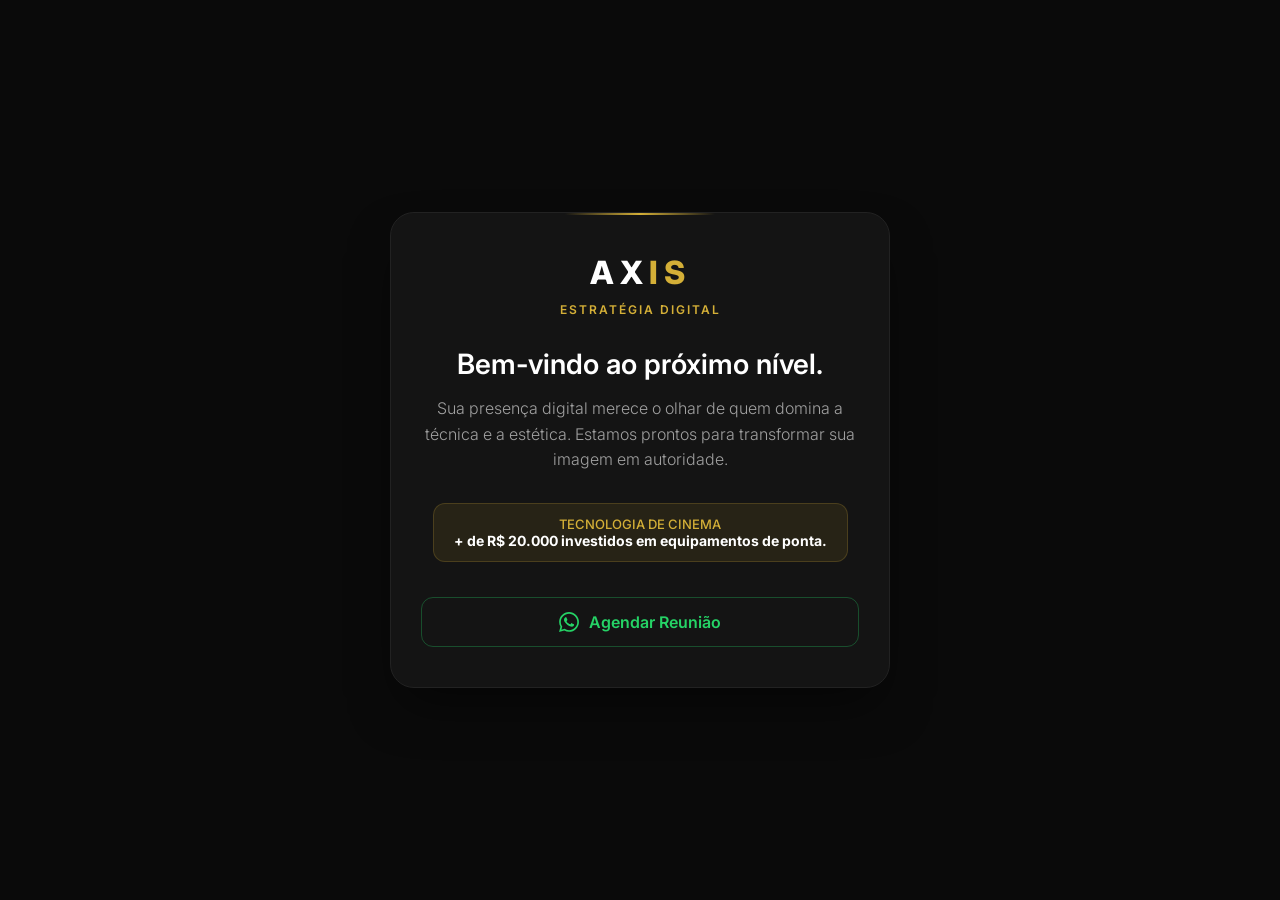
<file: bemvindo/welcome.html>
<!DOCTYPE html>
<html lang="pt-br">
<head>
    <meta charset="UTF-8">
    <meta name="viewport" content="width=device-width, initial-scale=1.0">
    <title>Bem-vindo à Axis Estratégia Digital</title>
    <link href="https://fonts.googleapis.com/css2?family=Inter:wght@300;400;600;800&display=swap" rel="stylesheet">
    <style>
        :root {
            --bg-dark: #0a0a0a;
            --card-bg: #141414;
            --accent: #d4af37; /* Gold elegante */
            --text-main: #ffffff;
            --text-dim: #a0a0a0;
            --whatsapp: #25d366;
        }

        * {
            margin: 0;
            padding: 0;
            box-sizing: border-box;
            font-family: 'Inter', sans-serif;
        }

        body {
            background-color: var(--bg-dark);
            color: var(--text-main);
            display: flex;
            justify-content: center;
            align-items: center;
            min-height: 100vh;
            padding: 20px;
        }

        .container {
            width: 100%;
            max-width: 500px;
            background: var(--card-bg);
            border-radius: 24px;
            padding: 40px 30px;
            text-align: center;
            border: 1px solid #222;
            box-shadow: 0 25px 50px -12px rgba(0, 0, 0, 0.5);
            position: relative;
            overflow: hidden;
        }

        /* Detalhe de luz no topo */
        .container::before {
            content: "";
            position: absolute;
            top: 0;
            left: 50%;
            transform: translateX(-50%);
            width: 150px;
            height: 2px;
            background: linear-gradient(90deg, transparent, var(--accent), transparent);
        }

        .logo {
            font-size: 32px;
            font-weight: 800;
            letter-spacing: 6px;
            margin-bottom: 10px;
            text-transform: uppercase;
        }

        .logo span {
            color: var(--accent);
        }

        .tagline {
            font-size: 12px;
            color: var(--accent);
            text-transform: uppercase;
            letter-spacing: 2px;
            margin-bottom: 30px;
            font-weight: 600;
        }

        h1 {
            font-size: 28px;
            margin-bottom: 15px;
            font-weight: 600;
        }

        .description {
            color: var(--text-dim);
            font-size: 16px;
            line-height: 1.6;
            margin-bottom: 30px;
            font-weight: 300;
        }

        /* Badge de Equipamento */
        .equipment-badge {
            background: rgba(212, 175, 55, 0.1);
            border: 1px solid rgba(212, 175, 55, 0.2);
            padding: 12px 20px;
            border-radius: 12px;
            display: inline-block;
            margin-bottom: 35px;
        }

        .equipment-badge p {
            font-size: 13px;
            color: var(--accent);
            font-weight: 500;
        }

        .equipment-badge strong {
            display: block;
            font-size: 14px;
            color: var(--text-main);
        }

        /* Botão Principal */
        .cta-button {
            display: flex;
            align-items: center;
            justify-content: center;
            background: var(--text-main);
            color: var(--bg-dark);
            text-decoration: none;
            padding: 16px 32px;
            border-radius: 12px;
            font-weight: 700;
            transition: all 0.3s ease;
            margin-bottom: 15px;
        }

        .cta-button:hover {
            background: var(--accent);
            transform: translateY(-2px);
        }

        /* Botão WhatsApp */
        .whatsapp-button {
            display: flex;
            align-items: center;
            justify-content: center;
            background: transparent;
            color: var(--whatsapp);
            text-decoration: none;
            padding: 14px 32px;
            border-radius: 12px;
            font-weight: 600;
            border: 1px solid rgba(37, 211, 102, 0.3);
            transition: all 0.3s ease;
        }

        .whatsapp-button:hover {
            background: rgba(37, 211, 102, 0.1);
            border-color: var(--whatsapp);
        }

        .whatsapp-button svg {
            margin-right: 10px;
            fill: currentColor;
        }

        /* Responsividade */
        @media (max-width: 480px) {
            .container {
                padding: 30px 20px;
            }
            h1 {
                font-size: 24px;
            }
            .logo {
                font-size: 26px;
            }
        }
    </style>
</head>
<body>

    <div class="container">
        <div class="logo">AX<span>IS</span></div>
        <div class="tagline">Estratégia Digital</div>
        
        <h1>Bem-vindo ao próximo nível.</h1>
        
        <p class="description">
            Sua presença digital merece o olhar de quem domina a técnica e a estética. Estamos prontos para transformar sua imagem em autoridade.
        </p>

        <div class="equipment-badge">
            <p>TECNOLOGIA DE CINEMA</p>
            <strong>+ de R$ 20.000 investidos em equipamentos de ponta.</strong>
        </div>


        
       <a href="https://wa.me/5548996109220?text=Olá,%20gostaria%20de%20marcar%20uma%20reunião%20para%20conhecer%20melhor%20os%20seus%20serviços" class="whatsapp-button">
    <svg width="20" height="20" viewBox="0 0 24 24"><path d="M.057 24l1.687-6.163c-1.041-1.804-1.588-3.849-1.587-5.946.003-6.556 5.338-11.891 11.893-11.891 3.181.001 6.167 1.24 8.413 3.488 2.245 2.248 3.481 5.236 3.48 8.414-.003 6.557-5.338 11.892-11.893 11.892-1.99-.001-3.951-.5-5.688-1.448l-6.305 1.654zm6.597-3.807c1.676.995 3.276 1.591 5.392 1.592 5.448 0 9.886-4.438 9.889-9.885.002-5.462-4.415-9.89-9.881-9.892-5.452 0-9.887 4.434-9.889 9.884-.001 2.225.651 3.891 1.746 5.634l-.999 3.648 3.742-.981zm11.387-5.464c-.074-.124-.272-.198-.57-.347-.297-.149-1.758-.868-2.031-.967-.272-.099-.47-.149-.669.149-.198.297-.768.967-.941 1.165-.173.198-.347.223-.644.074-.297-.149-1.255-.462-2.39-1.475-.883-.788-1.48-1.761-1.653-2.059-.173-.297-.018-.458.13-.606.134-.133.297-.347.446-.521.151-.172.2-.296.3-.495.099-.198.05-.372-.025-.521-.075-.148-.669-1.611-.916-2.206-.242-.579-.487-.501-.669-.51l-.57-.01c-.198 0-.52.074-.792.372s-1.04 1.016-1.04 2.479 1.065 2.876 1.213 3.074c.149.198 2.095 3.2 5.076 4.487.709.306 1.263.489 1.694.626.712.226 1.36.194 1.872.118.571-.085 1.758-.719 2.006-1.413.248-.695.248-1.29.173-1.414z"/></svg>
    Agendar Reunião
</a>
    </div>

</body>
</html>
</file>
<file: style.css>
/* =========================================
   CONFIGURAÇÕES GERAIS E VARIÁVEIS
   ========================================= */
:root {
    --accent: #00dfd8; /* Ciano Neon / Tech */
    --bg: #050505;
    --card-bg: #111;
    --text-main: #ffffff;
    --text-dim: #a0a0a0;
}

html {
    scroll-behavior: smooth;
}

* {
    margin: 0;
    padding: 0;
    box-sizing: border-box;
    font-family: 'Plus Jakarta Sans', sans-serif;
}

body {
    background-color: var(--bg);
    color: var(--text-main);
    overflow-x: hidden;
    line-height: 1.6;
}

.container {
    max-width: 1200px;
    margin: 0 auto;
    padding: 0 5%;
}

/* Ajuste global para links de scroll pararem antes do conteúdo */
[id] {
    scroll-margin-top: 100px;
}

/* =========================================
   HEADER & NAVEGAÇÃO
   ========================================= */
header {
    padding: 25px 0;
    position: fixed;
    width: 100%;
    z-index: 1000;
    transition: 0.4s;
}

header.scrolled {
    background: rgba(5, 5, 5, 0.8);
    backdrop-filter: blur(15px);
    border-bottom: 1px solid #222;
}

nav {
    display: flex;
    justify-content: space-between;
    align-items: center;
}

.logo {
    font-size: 24px;
    font-weight: 800;
    letter-spacing: 2px;
}

.logo span {
    color: var(--accent);
}

.nav-links {
    display: flex;
    list-style: none;
    align-items: center;
    gap: 30px;
}

.nav-links a {
    text-decoration: none;
    color: var(--text-main);
    font-size: 14px;
    font-weight: 600;
    opacity: 0.7;
    transition: 0.3s;
}

.nav-links a:hover {
    opacity: 1;
    color: var(--accent);
}

.btn-nav {
    background: white;
    color: black !important;
    padding: 10px 20px;
    border-radius: 8px;
    font-weight: 700;
}

/* =========================================
   HERO SECTION
   ========================================= */
.hero {
    padding: 200px 0 120px;
    text-align: center;
    background: radial-gradient(circle at center, #111 0%, #050505 100%);
}

.badge {
    display: inline-block;
    padding: 6px 15px;
    border: 1px solid var(--accent);
    color: var(--accent);
    border-radius: 50px;
    font-size: 11px;
    font-weight: 700;
    margin-bottom: 25px;
    text-transform: uppercase;
    letter-spacing: 1px;
}

h1 {
    font-size: clamp(2.5rem, 6vw, 4.5rem);
    line-height: 1.1;
    font-weight: 800;
    margin-bottom: 25px;
}

.gradient-text {
    background: linear-gradient(90deg, #fff, var(--accent));
    -webkit-background-clip: text;
    -webkit-text-fill-color: transparent;
}

.hero p {
    font-size: 1.2rem;
    color: var(--text-dim);
    max-width: 750px;
    margin: 0 auto 40px;
}

.hero-btns {
    display: flex;
    gap: 20px;
    justify-content: center;
}

.btn-main, .btn-outline {
    padding: 18px 40px;
    border-radius: 12px;
    font-weight: 700;
    text-decoration: none;
    transition: 0.3s;
    display: inline-block;
}

.btn-main {
    background: var(--accent);
    color: #000;
}

.btn-main:hover {
    transform: scale(1.05);
    box-shadow: 0 0 30px rgba(0, 223, 216, 0.4);
}

.btn-outline {
    border: 1px solid #333;
    color: white;
}

.btn-outline:hover {
    background: #111;
    border-color: #555;
}

/* =========================================
   TECH SPECS & CARDS
   ========================================= */
.tech-specs {
    padding: 100px 0;
}

.section-header {
    text-align: center;
    margin-bottom: 60px;
}

.section-header h2 {
    font-size: 2.5rem;
    margin-bottom: 15px;
}

.grid-tech {
    display: grid;
    grid-template-columns: repeat(auto-fit, minmax(320px, 1fr));
    gap: 30px;
}

.tech-card {
    background: var(--card-bg);
    padding: 30px;
    border-radius: 24px;
    border: 1px solid #222;
    transition: 0.4s;
}

.tech-card:hover {
    border-color: var(--accent);
    transform: translateY(-10px);
}

.card-image {
    width: 100%;
    aspect-ratio: 1 / 1;
    border-radius: 16px;
    overflow: hidden;
    margin-bottom: 25px;
    border: 1px solid #333;
}

.card-image img {
    width: 100%;
    height: 100%;
    object-fit: cover;
    transition: 0.5s;
}

.tech-card:hover .card-image img {
    transform: scale(1.1);
}

.tech-card h3 {
    font-size: 1.6rem;
    margin-bottom: 12px;
}

.tech-card p {
    color: var(--text-dim);
}

/* =========================================
   DIFERENCIAIS
   ========================================= */
.differentials {
    padding: 100px 0;
    background: #080808;
    border-top: 1px solid #111;
}

.grid-diff {
    display: grid;
    grid-template-columns: repeat(auto-fit, minmax(250px, 1fr));
    gap: 40px;
    margin-top: 50px;
}

.diff-item {
    padding-left: 20px;
    border-left: 1px solid #222;
    transition: 0.3s;
}

.diff-item:hover {
    border-left: 1px solid var(--accent);
}

.number {
    font-size: 0.8rem;
    font-weight: 800;
    color: var(--accent);
    display: block;
    margin-bottom: 10px;
    letter-spacing: 2px;
}

.diff-item h4 {
    font-size: 1.3rem;
    margin-bottom: 15px;
    font-weight: 700;
}

.diff-item p {
    color: var(--text-dim);
    font-size: 0.95rem;
}

/* =========================================
   INVESTIMENTO (PRICING) + CARROSSEL
   ========================================= */
.pricing {
    padding: 100px 0;
}

.grid-pricing {
    display: grid;
    grid-template-columns: repeat(3, 1fr); /* 3 colunas padrão */
    gap: 25px;
    margin-top: 50px;
    align-items: stretch;
}

.price-card {
    background: #111;
    border: 1px solid #222;
    padding: 40px;
    border-radius: 28px;
    display: flex;
    flex-direction: column;
    justify-content: space-between;
    transition: 0.4s;
}

.price-card.featured {
    border-color: var(--accent);
    background: radial-gradient(circle at top right, #111, #080808);
    position: relative;
    transform: scale(1.05);
    z-index: 10;
}

.pop-tag {
    position: absolute;
    top: -15px;
    left: 50%;
    transform: translateX(-50%);
    background: var(--accent);
    color: #000;
    padding: 5px 15px;
    border-radius: 50px;
    font-size: 11px;
    font-weight: 800;
    text-transform: uppercase;
}

.price-card h3 { font-size: 1.8rem; margin-bottom: 15px; }
.price-card p { color: var(--text-dim); font-size: 0.95rem; margin-bottom: 30px; }

.value { margin-bottom: 30px; }
.currency { font-size: 1rem; color: var(--accent); font-weight: 700; }
.amount { font-size: 3rem; font-weight: 800; color: #fff; }
.period { color: var(--text-dim); font-size: 0.9rem; }

.price-list { list-style: none; margin-bottom: 40px; }
.price-list li {
    color: var(--text-dim);
    margin-bottom: 12px;
    font-size: 0.95rem;
    display: flex;
    align-items: center;
}

.price-list li::before {
    content: "✓";
    color: var(--accent);
    margin-right: 10px;
    font-weight: bold;
}

/* Destaque para IA e Render no texto */
.price-list li strong {
    color: var(--accent);
    font-weight: 700;
}

.btn-main.full, .btn-outline.full {
    width: 100%;
    text-align: center;
}

/* =========================================
   FOOTER & CTA
   ========================================= */
/* CTA Final - Estilo Premium */
.cta-final {
    padding: 150px 0;
    position: relative;
    background: radial-gradient(circle at bottom center, #0a1515 0%, #050505 100%);
    overflow: hidden;
}

/* Efeito de luz de fundo */
.cta-final::before {
    content: '';
    position: absolute;
    bottom: -150px;
    left: 50%;
    transform: translateX(-50%);
    width: 600px;
    height: 300px;
    background: var(--accent);
    filter: blur(150px);
    opacity: 0.15;
    pointer-events: none;
}

.cta-content {
    max-width: 800px;
    margin: 0 auto;
    text-align: center;
}

.cta-final h2 {
    font-size: clamp(2.2rem, 5vw, 3.5rem);
    font-weight: 800;
    line-height: 1.2;
    margin-bottom: 25px;
    letter-spacing: -1px;
}

.cta-final p {
    font-size: 1.2rem;
    color: var(--text-dim);
    margin-bottom: 45px;
    line-height: 1.6;
}

/* Botão com Subtexto */
.btn-main.large {
    display: inline-flex;
    flex-direction: column;
    align-items: center;
    padding: 20px 60px;
    height: auto;
    line-height: 1.2;
}

.btn-text {
    font-size: 1.2rem;
    display: block;
}

.btn-subtext {
    font-size: 0.75rem;
    opacity: 0.8;
    font-weight: 400;
    margin-top: 4px;
    text-transform: uppercase;
    letter-spacing: 1px;
}

.cta-final .badge {
    background: rgba(0, 223, 216, 0.1);
    border-color: rgba(0, 223, 216, 0.3);
    margin-bottom: 30px;
}

footer {
    padding: 50px 0;
    border-top: 1px solid #111;
    text-align: center;
    opacity: 0.5;
    font-size: 14px;
}
/* Portfólio */
.portfolio {
    padding: 100px 5%;
}

.grid-portfolio {
    display: grid;
    grid-template-columns: repeat(auto-fit, minmax(350px, 1fr));
    gap: 30px;
    margin-top: 50px;
}

.portfolio-item {
    background: var(--card-bg);
    border-radius: 24px;
    overflow: hidden;
    border: 1px solid #222;
    transition: 0.4s;
}

.video-container {
    width: 100%;
    aspect-ratio: 16 / 9; /* Formato padrão de vídeo */
    background: #000;
}

.video-container iframe {
    width: 100%;
    height: 100%;
    border: none;
}

.portfolio-info {
    padding: 20px;
}

.portfolio-info span {
    color: var(--accent);
    font-size: 0.75rem;
    font-weight: 800;
    text-transform: uppercase;
    letter-spacing: 1px;
}

.portfolio-info h4 {
    font-size: 1.2rem;
    margin-top: 5px;
}

.portfolio-item:hover {
    border-color: var(--accent);
    transform: translateY(-5px);
    box-shadow: 0 10px 30px rgba(0, 223, 216, 0.1);
}
/* Configuração do Carrossel de Portfólio */
.carousel-portfolio {
    display: flex;
    overflow-x: auto;
    scroll-snap-type: x mandatory;
    gap: 20px;
    padding: 20px 5% 50px; /* Padding lateral para alinhar com o container */
    scrollbar-width: none; /* Esconde barra no Firefox */
    -ms-overflow-style: none; /* Esconde barra no IE/Edge */
}

.carousel-portfolio::-webkit-scrollbar {
    display: none; /* Esconde barra no Chrome/Safari */
}

.portfolio-item {
    min-width: 450px; /* Largura no Desktop */
    scroll-snap-align: start;
    background: var(--card-bg);
    border-radius: 24px;
    overflow: hidden;
    border: 1px solid #222;
    transition: 0.4s;
    flex-shrink: 0;
}

.video-wrapper {
    width: 100%;
    aspect-ratio: 16 / 9;
    background: #000;
}

.video-wrapper iframe {
    width: 100%;
    height: 100%;
}

.portfolio-info {
    padding: 25px;
}

.portfolio-info span {
    color: var(--accent);
    font-size: 0.7rem;
    font-weight: 800;
    text-transform: uppercase;
    letter-spacing: 2px;
}

.portfolio-info h4 {
    font-size: 1.3rem;
    margin-top: 8px;
    font-weight: 700;
}

.portfolio-item:hover {
    border-color: var(--accent);
    transform: translateY(-5px);
}

/* Ajustes para Mobile */
@media (max-width: 768px) {
    .portfolio-item {
        min-width: 85vw; /* Card ocupa quase a tela toda no celular */
    }
    
    .portfolio-info h4 {
        font-size: 1.1rem;
    }
}
.portfolio-action {
    padding: 0 5%;
    display: flex;
    justify-content: center;
}

/* Efeito de brilho sutil no botão de portfólio para destacar */
.portfolio-action .btn-main {
    box-shadow: 0 0 20px rgba(0, 223, 216, 0.1);
}

.portfolio-action .btn-main:hover {
    box-shadow: 0 0 35px rgba(0, 223, 216, 0.3);
    transform: scale(1.05);
}
/* Ajuste mobile para vídeos verticais (Reels) se preferir */
@media (max-width: 768px) {
    .grid-portfolio {
        grid-template-columns: 1fr;
    }
}
/* =========================================
   RESPONSIVIDADE (MOBILE & TABLET)
   ========================================= */
   
@media (max-width: 1024px) {
    /* Carrossel de Preços Mobile */
    .grid-pricing {
        display: flex;
        overflow-x: auto;
        scroll-snap-type: x mandatory;
        gap: 20px;
        padding: 20px 5%;
        scrollbar-width: none;
    }

    .grid-pricing::-webkit-scrollbar {
        display: none;
    }

    .price-card {
        min-width: 85vw;
        scroll-snap-align: center;
        transform: scale(1) !important; /* Remove escala no mobile */
        margin: 10px 0;
    }

    .price-card.featured {
        box-shadow: 0 0 20px rgba(0, 223, 216, 0.2);
    }
}

@media (max-width: 768px) {
    .nav-links { display: none; }
    
    .hero { padding: 150px 0 80px; }
    
    .hero-btns {
        flex-direction: column;
    }
    
    h1 { font-size: 2.8rem; }
    
    .grid-diff { gap: 30px; }
    .diff-item { border-left: 2px solid #222; }
    
    .section-header h2 { font-size: 2rem; }
}
</file>
